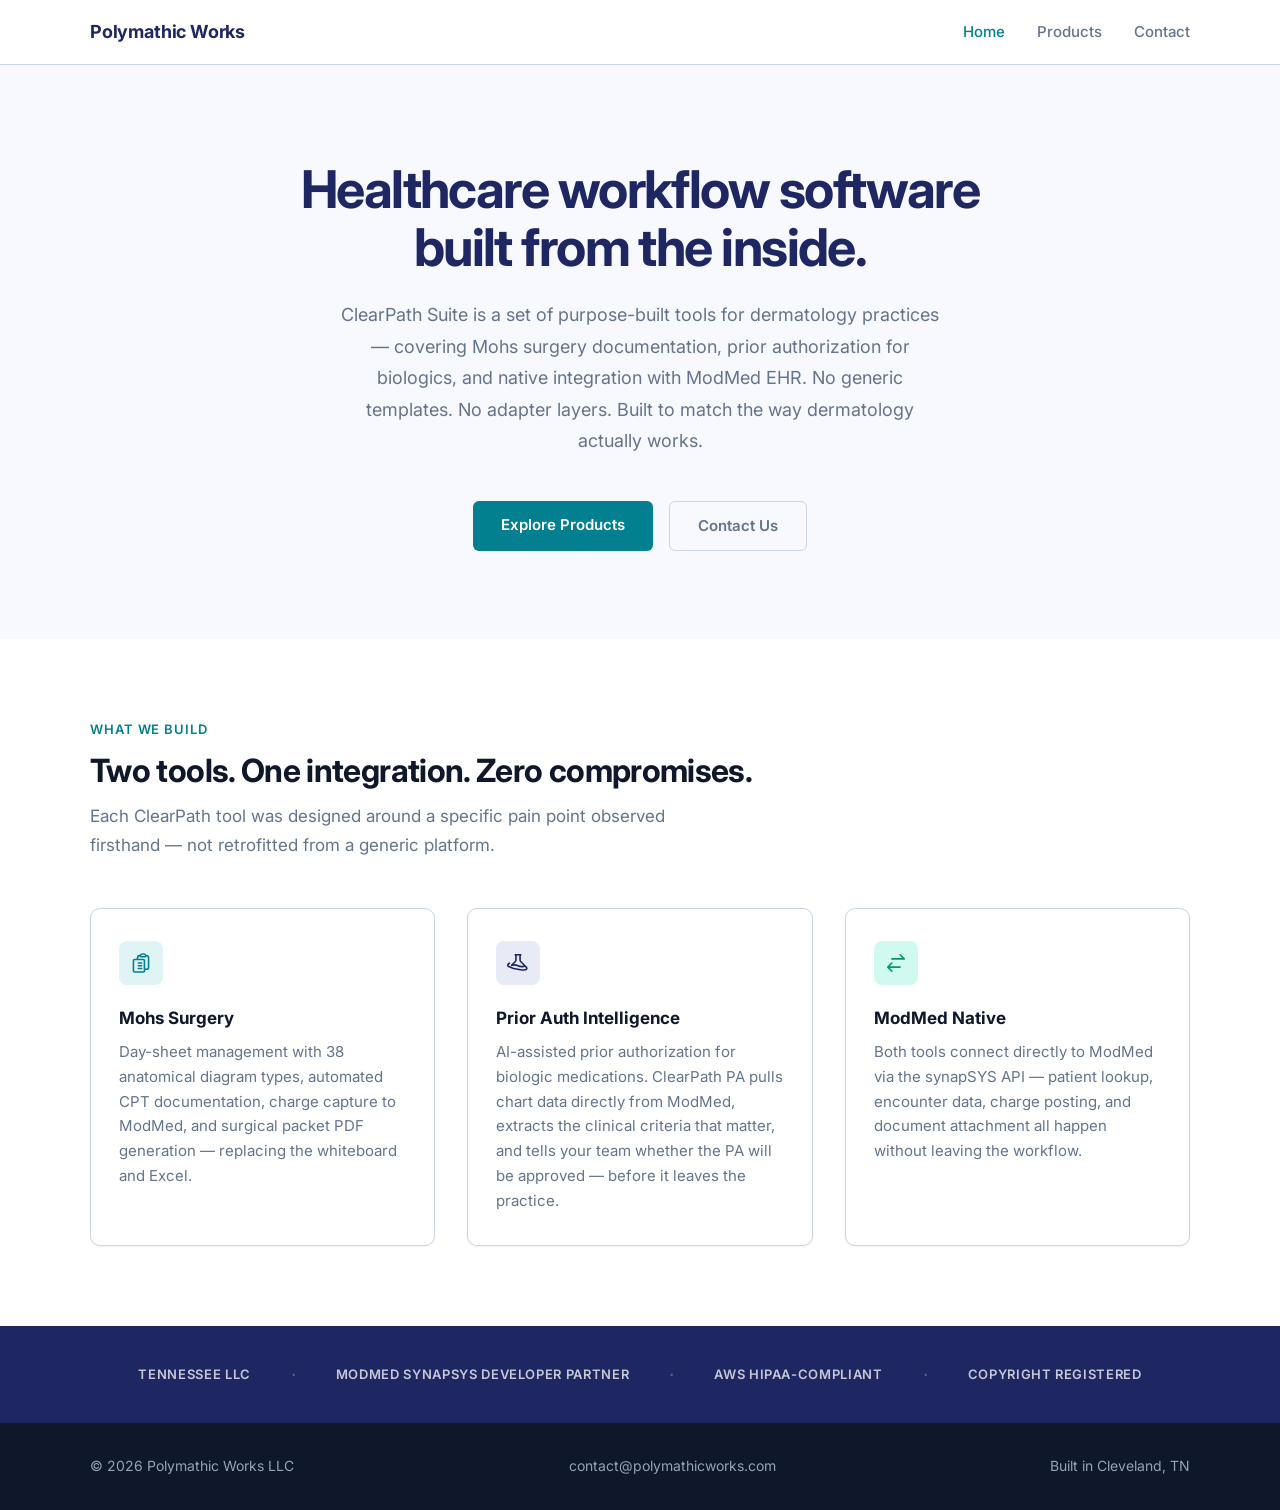
<file: index.html>
<!DOCTYPE html>
<html lang="en">
<head>
  <meta charset="UTF-8">
  <meta name="viewport" content="width=device-width, initial-scale=1.0">
  <title>Polymathic Works — Healthcare Workflow Software</title>
  <meta name="description" content="ClearPath Suite — purpose-built workflow software for Mohs surgery and dermatology practices. ModMed-native, AWS HIPAA-compliant, built by clinicians.">
  <meta property="og:title" content="Polymathic Works — Healthcare Workflow Software">
  <meta property="og:description" content="ClearPath Suite automates Mohs surgery documentation, charge capture, and prior authorization for dermatology practices.">
  <meta property="og:url" content="https://polymathicworks.com">
  <meta property="og:type" content="website">
  <link rel="preconnect" href="https://fonts.googleapis.com">
  <link rel="preconnect" href="https://fonts.gstatic.com" crossorigin>
  <link href="https://fonts.googleapis.com/css2?family=Inter:wght@400;500;600;700&display=swap" rel="stylesheet">
  <link rel="stylesheet" href="assets/css/main.css">
</head>
<body>

<!-- ── NAV ── -->
<nav aria-label="Main">
  <div class="nav-inner">
    <a href="index.html" class="nav-logo">Polymathic Works</a>
    <ul class="nav-links">
      <li><a href="index.html" aria-current="page">Home</a></li>
      <li><a href="products.html">Products</a></li>
      <li><a href="contact.html">Contact</a></li>
    </ul>
  </div>
</nav>

<main>

<!-- ── HERO ── -->
<section class="hero">
  <div class="hero-inner">
    <h1>Healthcare workflow software built from the inside.</h1>
    <p>ClearPath Suite is a set of purpose-built tools for dermatology practices — covering Mohs surgery documentation, prior authorization for biologics, and native integration with ModMed EHR. No generic templates. No adapter layers. Built to match the way dermatology actually works.</p>
    <div class="hero-actions">
      <a href="products.html" class="btn-primary">Explore Products</a>
      <a href="contact.html" class="btn-outline">Contact Us</a>
    </div>
  </div>
</section>

<!-- ── THREE-COLUMN VALUES ── -->
<section style="background: var(--white);">
  <div class="section-inner">
    <p class="section-label">What We Build</p>
    <h2 class="section-heading">Two tools. One integration. Zero compromises.</h2>
    <p class="section-sub">Each ClearPath tool was designed around a specific pain point observed firsthand — not retrofitted from a generic platform.</p>
    <div class="value-grid">

      <div class="value-card">
        <div class="value-card-icon value-card-icon--teal">
          <svg aria-hidden="true" xmlns="http://www.w3.org/2000/svg" fill="none" viewBox="0 0 24 24" stroke="currentColor" stroke-width="1.75">
            <path stroke-linecap="round" stroke-linejoin="round" d="M9 12h3.75M9 15h3.75M9 18h3.75m3 .75H18a2.25 2.25 0 002.25-2.25V6.108c0-1.135-.845-2.098-1.976-2.192a48.424 48.424 0 00-1.123-.08m-5.801 0c-.065.21-.1.433-.1.664 0 .414.336.75.75.75h4.5a.75.75 0 00.75-.75 2.25 2.25 0 00-.1-.664m-5.8 0A2.251 2.251 0 0113.5 2.25H15c1.012 0 1.867.668 2.15 1.586m-5.8 0c-.376.023-.75.05-1.124.08C9.095 4.01 8.25 4.973 8.25 6.108V8.25m0 0H4.875c-.621 0-1.125.504-1.125 1.125v11.25c0 .621.504 1.125 1.125 1.125h9.75c.621 0 1.125-.504 1.125-1.125V9.375c0-.621-.504-1.125-1.125-1.125H8.25z"/>
          </svg>
        </div>
        <h3>Mohs Surgery</h3>
        <p>Day-sheet management with 38 anatomical diagram types, automated CPT documentation, charge capture to ModMed, and surgical packet PDF generation — replacing the whiteboard and Excel.</p>
      </div>

      <div class="value-card">
        <div class="value-card-icon value-card-icon--navy">
          <svg aria-hidden="true" xmlns="http://www.w3.org/2000/svg" fill="none" viewBox="0 0 24 24" stroke="currentColor" stroke-width="1.75">
            <path stroke-linecap="round" stroke-linejoin="round" d="M9.75 3.104v5.714a2.25 2.25 0 01-.659 1.591L5 14.5M9.75 3.104c-.251.023-.501.05-.75.082m.75-.082a24.301 24.301 0 014.5 0m0 0v5.714c0 .597.237 1.17.659 1.591L19.8 15.3M14.25 3.104c.251.023.501.05.75.082M19.8 15.3l-1.57.393A9.065 9.065 0 0112 15a9.065 9.065 0 00-6.23-.693L5 14.5m14.8.8l1.402 1.402c1 1 .03 2.603-1.348 2.603A15.729 15.729 0 0112 18.75c-3.432 0-6.68-.94-9.454-2.595-1.378 0-2.348-1.602-1.348-2.603L2.6 12.15"/>
          </svg>
        </div>
        <h3>Prior Auth Intelligence</h3>
        <p>AI-assisted prior authorization for biologic medications. ClearPath PA pulls chart data directly from ModMed, extracts the clinical criteria that matter, and tells your team whether the PA will be approved — before it leaves the practice.</p>
      </div>

      <div class="value-card">
        <div class="value-card-icon value-card-icon--mint">
          <svg aria-hidden="true" xmlns="http://www.w3.org/2000/svg" fill="none" viewBox="0 0 24 24" stroke="currentColor" stroke-width="1.75">
            <path stroke-linecap="round" stroke-linejoin="round" d="M7.5 21L3 16.5m0 0L7.5 12M3 16.5h13.5m0-13.5L21 7.5m0 0L16.5 3M21 7.5H7.5"/>
          </svg>
        </div>
        <h3>ModMed Native</h3>
        <p>Both tools connect directly to ModMed via the synapSYS API — patient lookup, encounter data, charge posting, and document attachment all happen without leaving the workflow.</p>
      </div>

    </div>
  </div>
</section>

<!-- ── CREDIBILITY STRIP ── -->
<div class="cred-strip" aria-label="Credentials">
  <div class="cred-strip-inner">
    <span class="cred-item">Tennessee LLC</span>
    <span class="cred-divider" aria-hidden="true">·</span>
    <span class="cred-item">ModMed synapSYS Developer Partner</span>
    <span class="cred-divider" aria-hidden="true">·</span>
    <span class="cred-item">AWS HIPAA-Compliant</span>
    <span class="cred-divider" aria-hidden="true">·</span>
    <span class="cred-item">Copyright Registered</span>
  </div>
</div>

</main>

<!-- ── FOOTER ── -->
<footer>
  <div class="footer-inner">
    <span class="footer-copy">© 2026 Polymathic Works LLC</span>
    <a href="mailto:contact@polymathicworks.com" class="footer-contact">contact@polymathicworks.com</a>
    <span class="footer-locale">Built in Cleveland, TN</span>
  </div>
</footer>

</body>
</html>
</file>
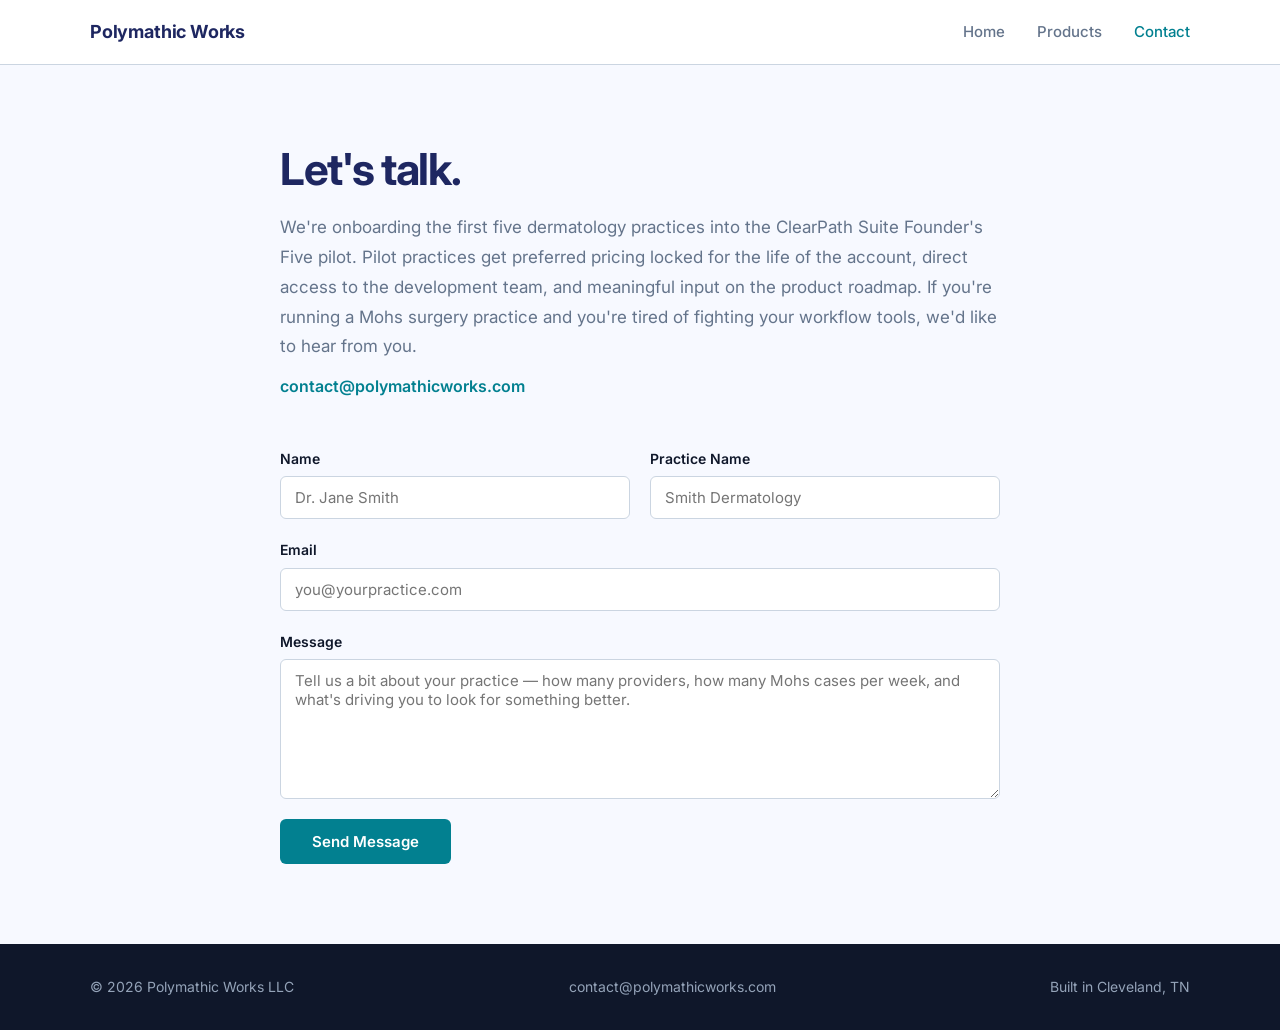
<file: contact.html>
<!DOCTYPE html>
<html lang="en">
<head>
  <meta charset="UTF-8">
  <meta name="viewport" content="width=device-width, initial-scale=1.0">
  <title>Contact — Polymathic Works</title>
  <meta name="description" content="Contact Polymathic Works to learn about ClearPath Suite pilot pricing and Founder's Five onboarding for your dermatology practice.">
  <meta property="og:title" content="Contact — Polymathic Works">
  <meta property="og:url" content="https://polymathicworks.com/contact.html">
  <meta property="og:type" content="website">
  <link rel="preconnect" href="https://fonts.googleapis.com">
  <link rel="preconnect" href="https://fonts.gstatic.com" crossorigin>
  <link href="https://fonts.googleapis.com/css2?family=Inter:wght@400;500;600;700&display=swap" rel="stylesheet">
  <link rel="stylesheet" href="assets/css/main.css">
</head>
<body>

<!-- ── NAV ── -->
<nav aria-label="Main">
  <div class="nav-inner">
    <a href="index.html" class="nav-logo">Polymathic Works</a>
    <ul class="nav-links">
      <li><a href="index.html">Home</a></li>
      <li><a href="products.html">Products</a></li>
      <li><a href="contact.html" aria-current="page">Contact</a></li>
    </ul>
  </div>
</nav>

<main>

<section class="contact-section">
  <div class="contact-inner">

    <h1>Let's talk.</h1>

    <p class="lead">We're onboarding the first five dermatology practices into the ClearPath Suite Founder's Five pilot. Pilot practices get preferred pricing locked for the life of the account, direct access to the development team, and meaningful input on the product roadmap. If you're running a Mohs surgery practice and you're tired of fighting your workflow tools, we'd like to hear from you.</p>

    <a href="mailto:contact@polymathicworks.com" class="contact-email">contact@polymathicworks.com</a>

    <!--
      TODO: Replace the Formspree action URL below with your real endpoint.
      1. Go to https://formspree.io and create a free account.
      2. Create a new form and copy the endpoint ID (e.g. xabc1234).
      3. Replace the placeholder below:
         action="https://formspree.io/f/REPLACE_WITH_ID"
    -->
    <form
      class="contact-form"
      action="https://formspree.io/f/xvzwlkbw"
      method="POST"
    >
      <div class="form-row">
        <div class="field">
          <label for="name">Name</label>
          <input
            type="text"
            id="name"
            name="name"
            autocomplete="name"
            required
            placeholder="Dr. Jane Smith"
          >
        </div>
        <div class="field">
          <label for="practice">Practice Name</label>
          <input
            type="text"
            id="practice"
            name="practice"
            autocomplete="organization"
            required
            placeholder="Smith Dermatology"
          >
        </div>
      </div>

      <div class="field">
        <label for="email">Email</label>
        <input
          type="email"
          id="email"
          name="email"
          autocomplete="email"
          required
          placeholder="you@yourpractice.com"
        >
      </div>

      <div class="field">
        <label for="message">Message</label>
        <textarea
          id="message"
          name="message"
          required
          placeholder="Tell us a bit about your practice — how many providers, how many Mohs cases per week, and what's driving you to look for something better."
        ></textarea>
      </div>

      <button type="submit" class="form-submit">Send Message</button>

    </form>

  </div>
</section>

</main>

<!-- ── FOOTER ── -->
<footer>
  <div class="footer-inner">
    <span class="footer-copy">© 2026 Polymathic Works LLC</span>
    <a href="mailto:contact@polymathicworks.com" class="footer-contact">contact@polymathicworks.com</a>
    <span class="footer-locale">Built in Cleveland, TN</span>
  </div>
</footer>

</body>
</html>
</file>
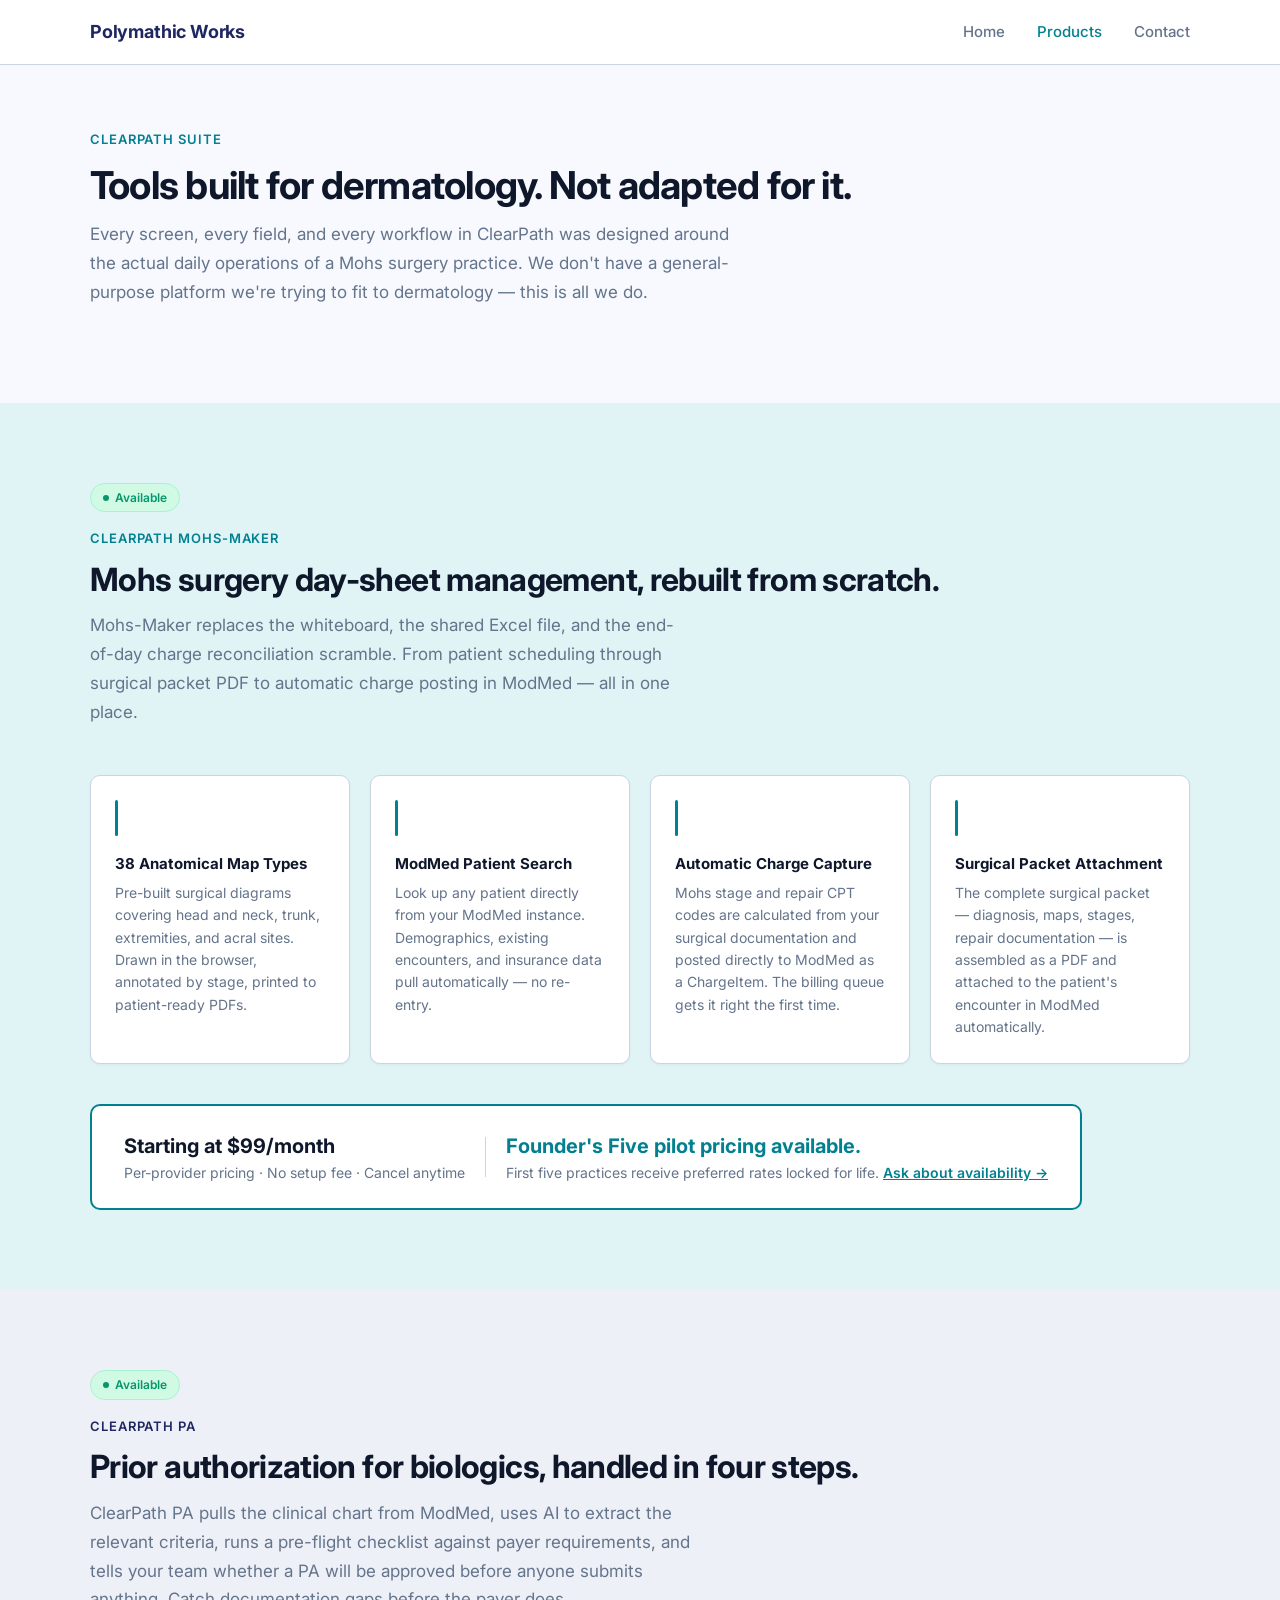
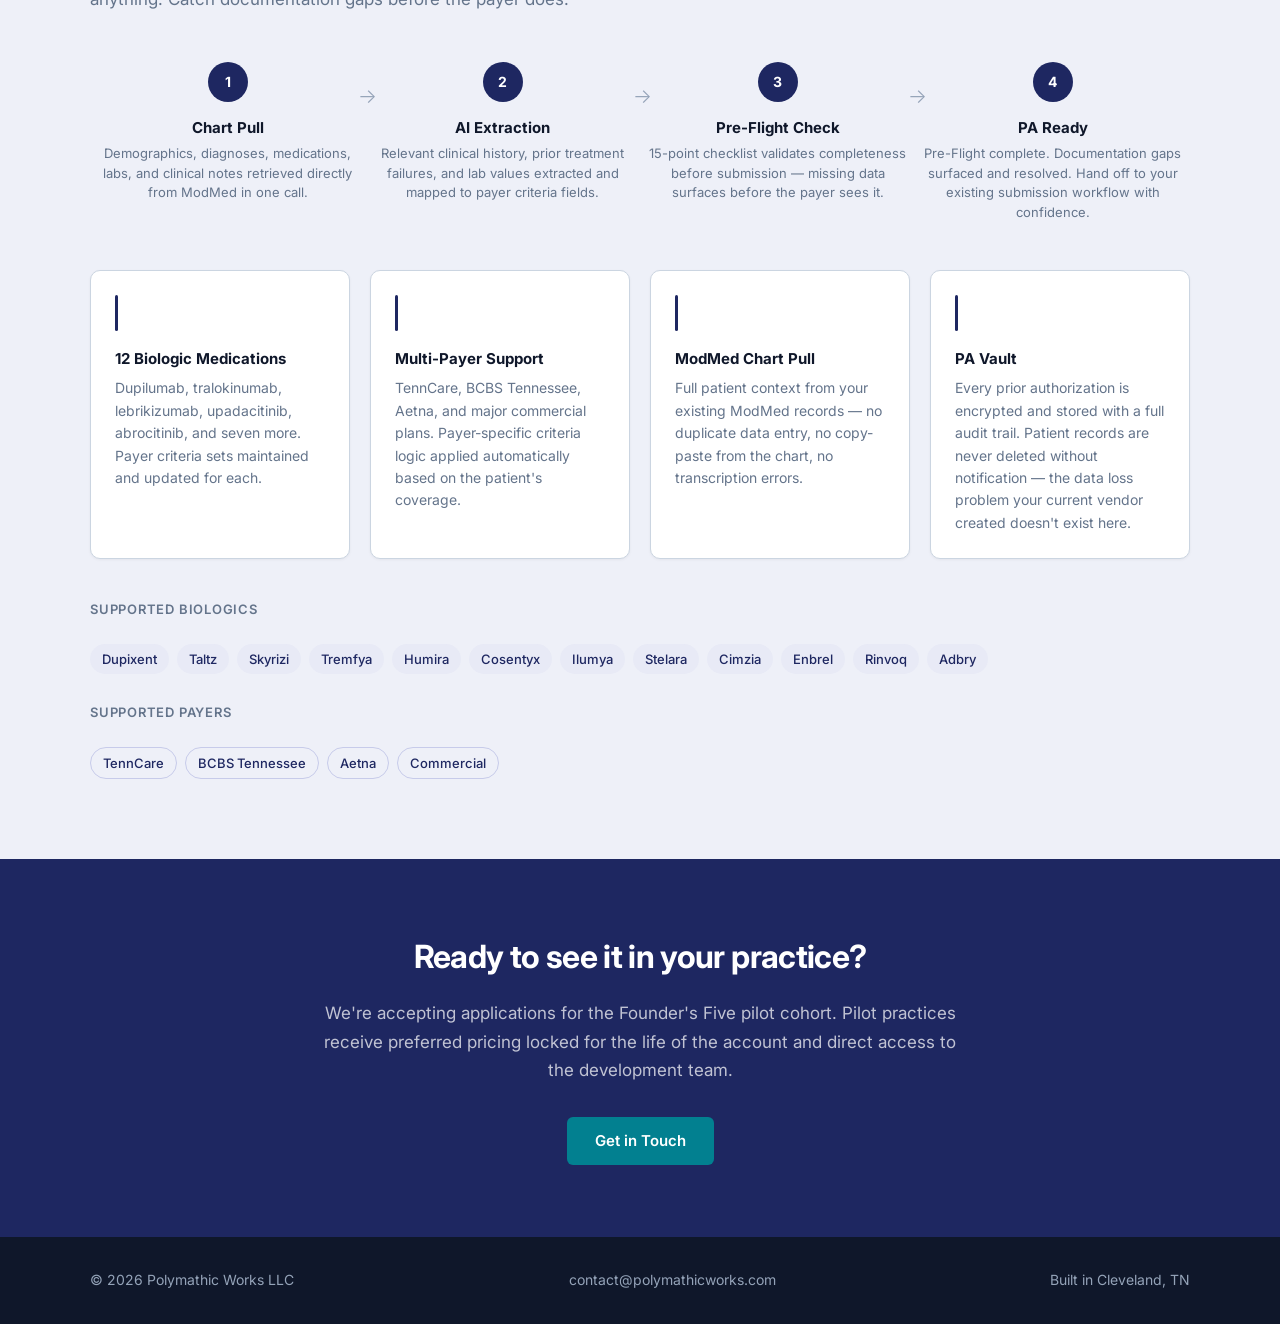
<file: products.html>
<!DOCTYPE html>
<html lang="en">
<head>
  <meta charset="UTF-8">
  <meta name="viewport" content="width=device-width, initial-scale=1.0">
  <title>Products — Polymathic Works</title>
  <meta name="description" content="ClearPath Mohs-Maker and ClearPath PA — purpose-built workflow tools for Mohs surgery and prior authorization in dermatology practices.">
  <meta property="og:title" content="Products — Polymathic Works">
  <meta property="og:url" content="https://polymathicworks.com/products.html">
  <meta property="og:type" content="website">
  <link rel="preconnect" href="https://fonts.googleapis.com">
  <link rel="preconnect" href="https://fonts.gstatic.com" crossorigin>
  <link href="https://fonts.googleapis.com/css2?family=Inter:wght@400;500;600;700&display=swap" rel="stylesheet">
  <link rel="stylesheet" href="assets/css/main.css">
</head>
<body>

<!-- ── NAV ── -->
<nav aria-label="Main">
  <div class="nav-inner">
    <a href="index.html" class="nav-logo">Polymathic Works</a>
    <ul class="nav-links">
      <li><a href="index.html">Home</a></li>
      <li><a href="products.html" aria-current="page">Products</a></li>
      <li><a href="contact.html">Contact</a></li>
    </ul>
  </div>
</nav>

<main>

<!-- ── PAGE HEADER ── -->
<section style="background: var(--offwhite); padding: 4rem 2rem 3rem;">
  <div class="section-inner">
    <p class="section-label">ClearPath Suite</p>
    <h1 class="section-heading" style="font-size: clamp(1.875rem, 3vw, 2.625rem);">Tools built for dermatology. Not adapted for it.</h1>
    <p class="section-sub">Every screen, every field, and every workflow in ClearPath was designed around the actual daily operations of a Mohs surgery practice. We don't have a general-purpose platform we're trying to fit to dermatology — this is all we do.</p>
  </div>
</section>

<!-- ── MOHS-MAKER ── -->
<section class="product-section product-section--teal-bg" id="mohs-maker">
  <div class="section-inner">

    <div class="product-header">
      <span class="product-badge product-badge--available">Available</span>
      <p class="section-label">ClearPath Mohs-Maker</p>
      <h2 class="product-heading">Mohs surgery day-sheet management, rebuilt from scratch.</h2>
      <p class="product-subhead">Mohs-Maker replaces the whiteboard, the shared Excel file, and the end-of-day charge reconciliation scramble. From patient scheduling through surgical packet PDF to automatic charge posting in ModMed — all in one place.</p>
    </div>

    <div class="feature-grid">

      <div class="feature-card">
        <div class="feature-card-accent feature-card-accent--teal"></div>
        <h4>38 Anatomical Map Types</h4>
        <p>Pre-built surgical diagrams covering head and neck, trunk, extremities, and acral sites. Drawn in the browser, annotated by stage, printed to patient-ready PDFs.</p>
      </div>

      <div class="feature-card">
        <div class="feature-card-accent feature-card-accent--teal"></div>
        <h4>ModMed Patient Search</h4>
        <p>Look up any patient directly from your ModMed instance. Demographics, existing encounters, and insurance data pull automatically — no re-entry.</p>
      </div>

      <div class="feature-card">
        <div class="feature-card-accent feature-card-accent--teal"></div>
        <h4>Automatic Charge Capture</h4>
        <p>Mohs stage and repair CPT codes are calculated from your surgical documentation and posted directly to ModMed as a ChargeItem. The billing queue gets it right the first time.</p>
      </div>

      <div class="feature-card">
        <div class="feature-card-accent feature-card-accent--teal"></div>
        <h4>Surgical Packet Attachment</h4>
        <p>The complete surgical packet — diagnosis, maps, stages, repair documentation — is assembled as a PDF and attached to the patient's encounter in ModMed automatically.</p>
      </div>

    </div>

    <div class="pricing-callout">
      <div>
        <div class="pricing-main">Starting at $99/month</div>
        <div class="pricing-note">Per-provider pricing · No setup fee · Cancel anytime</div>
      </div>
      <div style="width: 1px; height: 40px; background: var(--slate-bd);"></div>
      <div>
        <div class="pricing-main" style="color: var(--teal);">Founder's Five pilot pricing available.</div>
        <div class="pricing-note">First five practices receive preferred rates locked for life. <a href="contact.html" style="color: var(--teal); font-weight: 600;">Ask about availability →</a></div>
      </div>
    </div>

  </div>
</section>

<!-- ── CLEARPATH PA ── -->
<section class="product-section product-section--navy-bg" id="clearpath-pa">
  <div class="section-inner">

    <div class="product-header">
      <span class="product-badge product-badge--available">Available</span>
      <p class="section-label section-label--navy">ClearPath PA</p>
      <h2 class="product-heading">Prior authorization for biologics, handled in four steps.</h2>
      <p class="product-subhead">ClearPath PA pulls the clinical chart from ModMed, uses AI to extract the relevant criteria, runs a pre-flight checklist against payer requirements, and tells your team whether a PA will be approved before anyone submits anything. Catch documentation gaps before the payer does.</p>
    </div>

    <div class="step-flow" role="list" aria-label="ClearPath PA workflow">

      <div class="step" role="listitem">
        <div class="step-number">1</div>
        <div>
          <div class="step-label">Chart Pull</div>
          <div class="step-desc">Demographics, diagnoses, medications, labs, and clinical notes retrieved directly from ModMed in one call.</div>
        </div>
      </div>

      <div class="step" role="listitem">
        <div class="step-number">2</div>
        <div>
          <div class="step-label">AI Extraction</div>
          <div class="step-desc">Relevant clinical history, prior treatment failures, and lab values extracted and mapped to payer criteria fields.</div>
        </div>
      </div>

      <div class="step" role="listitem">
        <div class="step-number">3</div>
        <div>
          <div class="step-label">Pre-Flight Check</div>
          <div class="step-desc">15-point checklist validates completeness before submission — missing data surfaces before the payer sees it.</div>
        </div>
      </div>

      <div class="step" role="listitem">
        <div class="step-number">4</div>
        <div>
          <div class="step-label">PA Ready</div>
          <div class="step-desc">Pre-Flight complete. Documentation gaps surfaced and resolved. Hand off to your existing submission workflow with confidence.</div>
        </div>
      </div>

    </div>

    <div class="feature-grid">

      <div class="feature-card">
        <div class="feature-card-accent feature-card-accent--navy"></div>
        <h4>12 Biologic Medications</h4>
        <p>Dupilumab, tralokinumab, lebrikizumab, upadacitinib, abrocitinib, and seven more. Payer criteria sets maintained and updated for each.</p>
      </div>

      <div class="feature-card">
        <div class="feature-card-accent feature-card-accent--navy"></div>
        <h4>Multi-Payer Support</h4>
        <p>TennCare, BCBS Tennessee, Aetna, and major commercial plans. Payer-specific criteria logic applied automatically based on the patient's coverage.</p>
      </div>

      <div class="feature-card">
        <div class="feature-card-accent feature-card-accent--navy"></div>
        <h4>ModMed Chart Pull</h4>
        <p>Full patient context from your existing ModMed records — no duplicate data entry, no copy-paste from the chart, no transcription errors.</p>
      </div>

      <div class="feature-card">
        <div class="feature-card-accent feature-card-accent--navy"></div>
        <h4>PA Vault</h4>
        <p>Every prior authorization is encrypted and stored with a full audit trail. Patient records are never deleted without notification — the data loss problem your current vendor created doesn't exist here.</p>
      </div>

    </div>

    <div class="tag-section-label">Supported Biologics</div>
    <div class="tag-row">
      <span class="tag">Dupixent</span>
      <span class="tag">Taltz</span>
      <span class="tag">Skyrizi</span>
      <span class="tag">Tremfya</span>
      <span class="tag">Humira</span>
      <span class="tag">Cosentyx</span>
      <span class="tag">Ilumya</span>
      <span class="tag">Stelara</span>
      <span class="tag">Cimzia</span>
      <span class="tag">Enbrel</span>
      <span class="tag">Rinvoq</span>
      <span class="tag">Adbry</span>
    </div>

    <div class="tag-section-label">Supported Payers</div>
    <div class="tag-row">
      <span class="tag tag--payer">TennCare</span>
      <span class="tag tag--payer">BCBS Tennessee</span>
      <span class="tag tag--payer">Aetna</span>
      <span class="tag tag--payer">Commercial</span>
    </div>

  </div>
</section>

<!-- ── CTA STRIP ── -->
<div class="cta-strip">
  <div class="cta-strip-inner">
    <h2>Ready to see it in your practice?</h2>
    <p>We're accepting applications for the Founder's Five pilot cohort. Pilot practices receive preferred pricing locked for the life of the account and direct access to the development team.</p>
    <a href="contact.html" class="btn-primary">Get in Touch</a>
  </div>
</div>

</main>

<!-- ── FOOTER ── -->
<footer>
  <div class="footer-inner">
    <span class="footer-copy">© 2026 Polymathic Works LLC</span>
    <a href="mailto:contact@polymathicworks.com" class="footer-contact">contact@polymathicworks.com</a>
    <span class="footer-locale">Built in Cleveland, TN</span>
  </div>
</footer>

</body>
</html>
</file>
<file: assets/css/main.css>
/* ============================================================
   Polymathic Works — Shared Stylesheet
   Brand: Navy #1E2761 · Teal #028090 · Mint #02C39A
          Off-white #F7F9FF · Slate #64748B
   ============================================================ */

*, *::before, *::after { box-sizing: border-box; margin: 0; padding: 0; }

:root {
  --navy:     #1E2761;
  --navy-dk:  #161d4a;
  --teal:     #028090;
  --teal-lt:  #e0f4f6;
  --mint:     #02C39A;
  --offwhite: #F7F9FF;
  --slate:    #64748B;
  --slate-lt: #94a3b8;
  --slate-bd: #cbd5e1;
  --white:    #ffffff;
  --dark:     #0f172a;
  --green-lt: #d1fae5;
  --green:    #059669;
}

html { scroll-behavior: smooth; font-size: 16px; }

body {
  font-family: 'Inter', system-ui, -apple-system, sans-serif;
  color: var(--dark);
  background: var(--white);
  line-height: 1.6;
  -webkit-font-smoothing: antialiased;
}

/* ── GOOGLE FONTS (loaded in each page head) ── */

/* ── NAV ── */
nav {
  position: sticky;
  top: 0;
  z-index: 100;
  background: var(--white);
  border-bottom: 1px solid var(--slate-bd);
  padding: 0 2rem;
}

.nav-inner {
  max-width: 1100px;
  margin: 0 auto;
  height: 64px;
  display: flex;
  align-items: center;
  justify-content: space-between;
}

.nav-logo {
  font-size: 1.125rem;
  font-weight: 700;
  color: var(--navy);
  text-decoration: none;
  letter-spacing: -0.01em;
  white-space: nowrap;
}

.nav-links {
  display: flex;
  gap: 2rem;
  list-style: none;
}

.nav-links a {
  font-size: 0.9375rem;
  font-weight: 500;
  color: var(--slate);
  text-decoration: none;
  transition: color 0.15s;
}

.nav-links a:hover,
.nav-links a[aria-current="page"] { color: var(--teal); }

/* ── BUTTONS ── */
.btn-primary {
  display: inline-block;
  background: var(--teal);
  color: var(--white);
  font-size: 0.9375rem;
  font-weight: 600;
  padding: 0.75rem 1.75rem;
  border-radius: 6px;
  text-decoration: none;
  transition: background 0.15s;
}
.btn-primary:hover { background: var(--navy); }

.btn-outline {
  display: inline-block;
  border: 1.5px solid var(--slate-bd);
  color: var(--slate);
  font-size: 0.9375rem;
  font-weight: 600;
  padding: 0.75rem 1.75rem;
  border-radius: 6px;
  text-decoration: none;
  transition: border-color 0.15s, color 0.15s;
}
.btn-outline:hover { border-color: var(--teal); color: var(--teal); }

.btn-navy {
  display: inline-block;
  background: var(--navy);
  color: var(--white);
  font-size: 0.9375rem;
  font-weight: 600;
  padding: 0.75rem 1.75rem;
  border-radius: 6px;
  text-decoration: none;
  transition: background 0.15s;
}
.btn-navy:hover { background: var(--navy-dk); }

/* ── SECTION SHARED ── */
section { padding: 5rem 2rem; }

.section-inner {
  max-width: 1100px;
  margin: 0 auto;
}

.section-label {
  font-size: 0.8125rem;
  font-weight: 600;
  letter-spacing: 0.07em;
  text-transform: uppercase;
  color: var(--teal);
  margin-bottom: 0.75rem;
}

.section-label--navy { color: var(--navy); }

.section-heading {
  font-size: clamp(1.6rem, 2.5vw, 2.125rem);
  font-weight: 700;
  letter-spacing: -0.02em;
  color: var(--dark);
  margin-bottom: 0.75rem;
  line-height: 1.2;
}

.section-sub {
  font-size: 1.0625rem;
  color: var(--slate);
  margin-bottom: 3rem;
  max-width: 640px;
  line-height: 1.7;
}

/* ── HERO ── */
.hero {
  background: var(--offwhite);
  padding: 6rem 2rem 5.5rem;
  text-align: center;
}

.hero-inner { max-width: 760px; margin: 0 auto; }

.hero-eyebrow {
  display: inline-block;
  font-size: 0.8125rem;
  font-weight: 600;
  letter-spacing: 0.07em;
  text-transform: uppercase;
  color: var(--teal);
  margin-bottom: 1.25rem;
}

.hero h1 {
  font-size: clamp(2.125rem, 4.5vw, 3.25rem);
  font-weight: 700;
  line-height: 1.12;
  letter-spacing: -0.03em;
  color: var(--navy);
  margin-bottom: 1.375rem;
}

.hero p {
  font-size: 1.125rem;
  color: var(--slate);
  max-width: 600px;
  margin: 0 auto 2.75rem;
  line-height: 1.75;
}

.hero-actions {
  display: flex;
  gap: 1rem;
  justify-content: center;
  flex-wrap: wrap;
}

/* ── THREE-COLUMN VALUE SECTION ── */
.value-grid {
  display: grid;
  grid-template-columns: repeat(3, 1fr);
  gap: 2rem;
}

.value-card {
  background: var(--white);
  border: 1px solid var(--slate-bd);
  border-radius: 10px;
  padding: 2rem 1.75rem;
  box-shadow: 0 1px 3px rgba(0,0,0,0.05);
}

.value-card-icon {
  width: 44px;
  height: 44px;
  border-radius: 8px;
  display: flex;
  align-items: center;
  justify-content: center;
  margin-bottom: 1.25rem;
}

.value-card-icon--teal { background: var(--teal-lt); }
.value-card-icon--navy { background: #e8eaf6; }
.value-card-icon--mint { background: #d0faf0; }

.value-card-icon svg {
  width: 22px;
  height: 22px;
}

.value-card-icon--teal svg { color: var(--teal); }
.value-card-icon--navy svg { color: var(--navy); }
.value-card-icon--mint svg { color: #019970; }

.value-card h3 {
  font-size: 1.0625rem;
  font-weight: 700;
  color: var(--dark);
  margin-bottom: 0.5rem;
}

.value-card p {
  font-size: 0.9375rem;
  color: var(--slate);
  line-height: 1.65;
}

/* ── CREDIBILITY STRIP ── */
.cred-strip {
  background: var(--navy);
  padding: 2rem 2rem;
}

.cred-strip-inner {
  max-width: 1100px;
  margin: 0 auto;
  display: flex;
  align-items: center;
  justify-content: center;
  flex-wrap: wrap;
  gap: 0 2.5rem;
}

.cred-item {
  font-size: 0.8125rem;
  font-weight: 600;
  letter-spacing: 0.05em;
  text-transform: uppercase;
  color: rgba(255,255,255,0.75);
  padding: 0.375rem 0;
}

.cred-divider {
  color: rgba(255,255,255,0.25);
  font-size: 1.25rem;
  line-height: 1;
}

/* ── PRODUCT SECTIONS ── */
.product-section { padding: 5rem 2rem; }
.product-section--teal-bg { background: var(--teal-lt); }
.product-section--navy-bg { background: #eef0f8; }

.product-header { margin-bottom: 3rem; }

.product-badge {
  display: inline-flex;
  align-items: center;
  gap: 0.4rem;
  font-size: 0.75rem;
  font-weight: 600;
  padding: 0.25rem 0.75rem;
  border-radius: 999px;
  margin-bottom: 1rem;
}

.product-badge--available {
  background: var(--green-lt);
  color: var(--green);
  border: 1px solid #a7f3d0;
}

.product-badge--available::before {
  content: '';
  width: 6px;
  height: 6px;
  border-radius: 50%;
  background: var(--green);
  display: inline-block;
}

.product-heading {
  font-size: clamp(1.5rem, 2.5vw, 2rem);
  font-weight: 700;
  letter-spacing: -0.02em;
  color: var(--dark);
  margin-bottom: 0.75rem;
  line-height: 1.2;
}

.product-subhead {
  font-size: 1.0625rem;
  color: var(--slate);
  max-width: 600px;
  line-height: 1.7;
}

/* Feature card grid */
.feature-grid {
  display: grid;
  grid-template-columns: repeat(auto-fit, minmax(240px, 1fr));
  gap: 1.25rem;
  margin-bottom: 2.5rem;
}

.feature-card {
  background: var(--white);
  border-radius: 10px;
  padding: 1.5rem;
  border: 1px solid var(--slate-bd);
  box-shadow: 0 1px 3px rgba(0,0,0,0.05);
}

.feature-card-accent {
  width: 3px;
  height: 36px;
  border-radius: 2px;
  margin-bottom: 1rem;
}
.feature-card-accent--teal { background: var(--teal); }
.feature-card-accent--navy { background: var(--navy); }

.feature-card h4 {
  font-size: 0.9375rem;
  font-weight: 700;
  color: var(--dark);
  margin-bottom: 0.375rem;
}

.feature-card p {
  font-size: 0.875rem;
  color: var(--slate);
  line-height: 1.6;
}

/* Pricing callout */
.pricing-callout {
  background: var(--white);
  border: 2px solid var(--teal);
  border-radius: 10px;
  padding: 1.5rem 2rem;
  display: inline-flex;
  align-items: center;
  gap: 1.25rem;
  flex-wrap: wrap;
}

.pricing-callout--navy { border-color: var(--navy); }

.pricing-main {
  font-size: 1.25rem;
  font-weight: 700;
  color: var(--dark);
}

.pricing-note {
  font-size: 0.875rem;
  color: var(--slate);
}

/* 4-step flow */
.step-flow {
  display: flex;
  align-items: flex-start;
  gap: 0;
  margin-bottom: 2.5rem;
  overflow-x: auto;
  padding-bottom: 0.5rem;
}

.step {
  flex: 1;
  min-width: 180px;
  display: flex;
  flex-direction: column;
  align-items: center;
  text-align: center;
  position: relative;
}

.step:not(:last-child)::after {
  content: '→';
  position: absolute;
  right: -0.75rem;
  top: 1.125rem;
  font-size: 1.25rem;
  color: var(--slate-lt);
  font-weight: 300;
  z-index: 1;
}

.step-number {
  width: 40px;
  height: 40px;
  border-radius: 50%;
  background: var(--navy);
  color: var(--white);
  font-size: 0.875rem;
  font-weight: 700;
  display: flex;
  align-items: center;
  justify-content: center;
  margin-bottom: 0.875rem;
  flex-shrink: 0;
}

.step-label {
  font-size: 0.9375rem;
  font-weight: 700;
  color: var(--dark);
  margin-bottom: 0.25rem;
}

.step-desc {
  font-size: 0.8125rem;
  color: var(--slate);
  line-height: 1.5;
  padding: 0 0.5rem;
}

/* Payer + biologic tags */
.tag-row {
  display: flex;
  flex-wrap: wrap;
  gap: 0.5rem;
  margin-top: 1.5rem;
}

.tag {
  display: inline-block;
  font-size: 0.8125rem;
  font-weight: 500;
  padding: 0.3rem 0.75rem;
  border-radius: 999px;
  background: #e8eaf6;
  color: var(--navy);
}

.tag--payer { background: #eef0f8; color: var(--navy); border: 1px solid #c7cbea; }

.tag-section-label {
  font-size: 0.8125rem;
  font-weight: 600;
  text-transform: uppercase;
  letter-spacing: 0.06em;
  color: var(--slate);
  margin-bottom: 0.625rem;
  margin-top: 1.75rem;
}

/* CTA strip */
.cta-strip {
  background: var(--navy);
  padding: 4.5rem 2rem;
  text-align: center;
}

.cta-strip-inner { max-width: 640px; margin: 0 auto; }

.cta-strip h2 {
  font-size: clamp(1.5rem, 2.5vw, 2rem);
  font-weight: 700;
  color: var(--white);
  margin-bottom: 1rem;
  letter-spacing: -0.02em;
}

.cta-strip p {
  font-size: 1.0625rem;
  color: rgba(255,255,255,0.72);
  margin-bottom: 2rem;
  line-height: 1.7;
}

/* ── CONTACT PAGE ── */
.contact-section {
  padding: 5rem 2rem;
  background: var(--offwhite);
  min-height: calc(100vh - 64px - 80px);
}

.contact-inner {
  max-width: 720px;
  margin: 0 auto;
}

.contact-inner h1 {
  font-size: clamp(2rem, 3.5vw, 2.75rem);
  font-weight: 700;
  color: var(--navy);
  letter-spacing: -0.03em;
  margin-bottom: 1.25rem;
  line-height: 1.1;
}

.contact-inner .lead {
  font-size: 1.0625rem;
  color: var(--slate);
  line-height: 1.75;
  margin-bottom: 0.75rem;
}

.contact-email {
  display: inline-block;
  font-size: 1rem;
  font-weight: 600;
  color: var(--teal);
  text-decoration: none;
  margin-bottom: 3rem;
}
.contact-email:hover { text-decoration: underline; }

.contact-form {
  display: flex;
  flex-direction: column;
  gap: 1.25rem;
}

.form-row {
  display: grid;
  grid-template-columns: 1fr 1fr;
  gap: 1.25rem;
}

.field {
  display: flex;
  flex-direction: column;
  gap: 0.375rem;
}

.field label {
  font-size: 0.875rem;
  font-weight: 600;
  color: var(--dark);
}

.field input,
.field textarea {
  padding: 0.6875rem 0.875rem;
  border: 1.5px solid var(--slate-bd);
  border-radius: 6px;
  font-family: inherit;
  font-size: 0.9375rem;
  color: var(--dark);
  background: var(--white);
  transition: border-color 0.15s;
  outline: none;
}

.field input:focus,
.field textarea:focus { border-color: var(--teal); }

.field textarea { resize: vertical; min-height: 140px; }

.form-submit {
  display: inline-block;
  background: var(--teal);
  color: var(--white);
  font-family: inherit;
  font-size: 0.9375rem;
  font-weight: 600;
  padding: 0.8125rem 2rem;
  border: none;
  border-radius: 6px;
  cursor: pointer;
  transition: background 0.15s;
  align-self: flex-start;
}
.form-submit:hover { background: var(--navy); }

/* ── FOOTER ── */
footer {
  background: var(--dark);
  padding: 2rem 2rem;
}

.footer-inner {
  max-width: 1100px;
  margin: 0 auto;
  display: flex;
  align-items: center;
  justify-content: space-between;
  flex-wrap: wrap;
  gap: 0.5rem 1.5rem;
}

.footer-copy {
  font-size: 0.875rem;
  color: var(--slate-lt);
}

.footer-contact {
  font-size: 0.875rem;
  color: var(--slate-lt);
  text-decoration: none;
  transition: color 0.15s;
}
.footer-contact:hover { color: var(--white); }

.footer-locale {
  font-size: 0.875rem;
  color: var(--slate-lt);
}

/* ── RESPONSIVE ── */
@media (max-width: 768px) {
  .value-grid { grid-template-columns: 1fr; }
  .step-flow { flex-direction: column; gap: 1rem; align-items: stretch; }
  .step:not(:last-child)::after { display: none; }
  .step { flex-direction: row; text-align: left; align-items: flex-start; gap: 1rem; }
  .step-number { margin-bottom: 0; flex-shrink: 0; }
  .form-row { grid-template-columns: 1fr; }
  .cred-strip-inner { gap: 0.75rem 1.5rem; }
  .cred-divider { display: none; }
  .pricing-callout { flex-direction: column; gap: 0.5rem; }
}

@media (max-width: 640px) {
  nav { padding: 0 1rem; }
  .nav-inner { height: auto; flex-direction: column; align-items: flex-start; padding: 0.875rem 0; gap: 0.75rem; }
  .nav-links { gap: 1.25rem; }
  .hero { padding: 3.5rem 1.25rem 3rem; }
  section, .product-section { padding: 3.5rem 1.25rem; }
  .contact-section { padding: 3.5rem 1.25rem; }
  .cta-strip { padding: 3.5rem 1.25rem; }
  .hero-actions { flex-direction: column; align-items: center; }
  .btn-primary, .btn-outline, .btn-navy { width: 100%; max-width: 300px; text-align: center; }
  .footer-inner { flex-direction: column; align-items: flex-start; gap: 0.375rem; }
}
</file>
